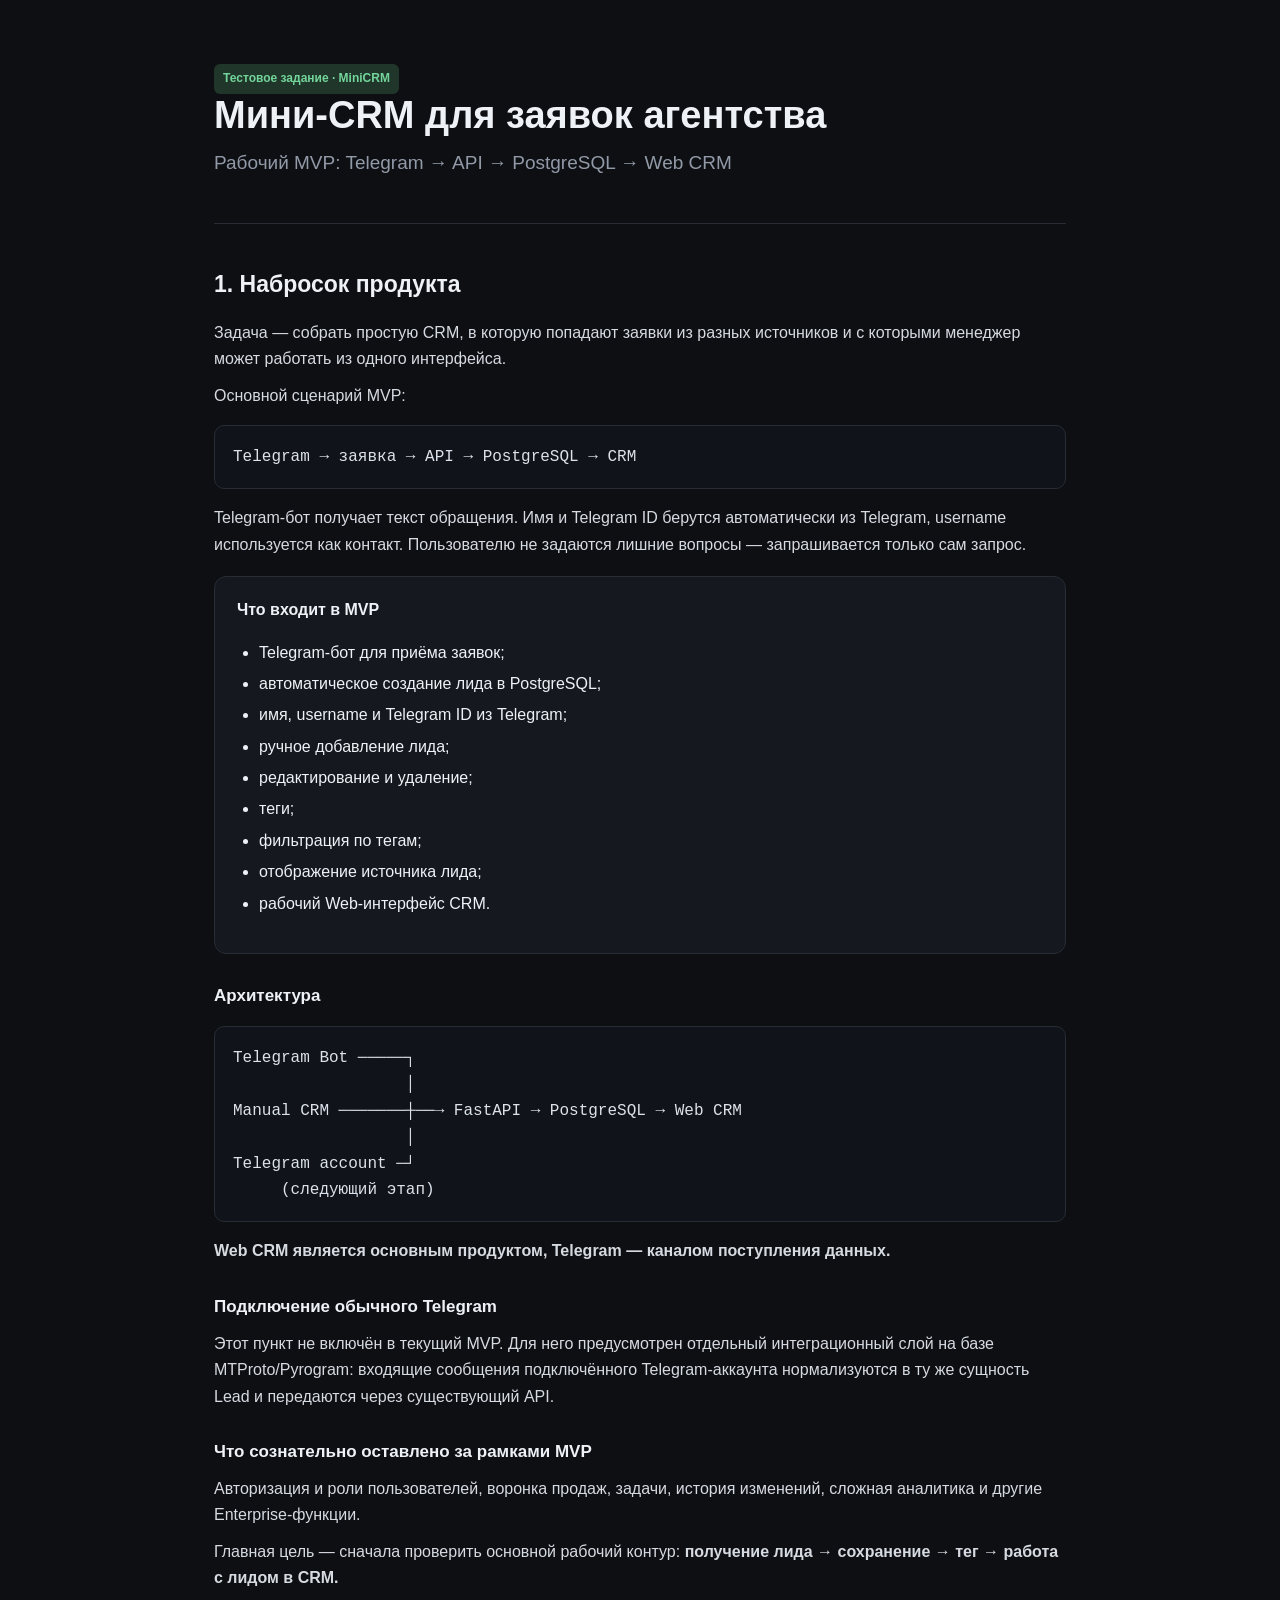
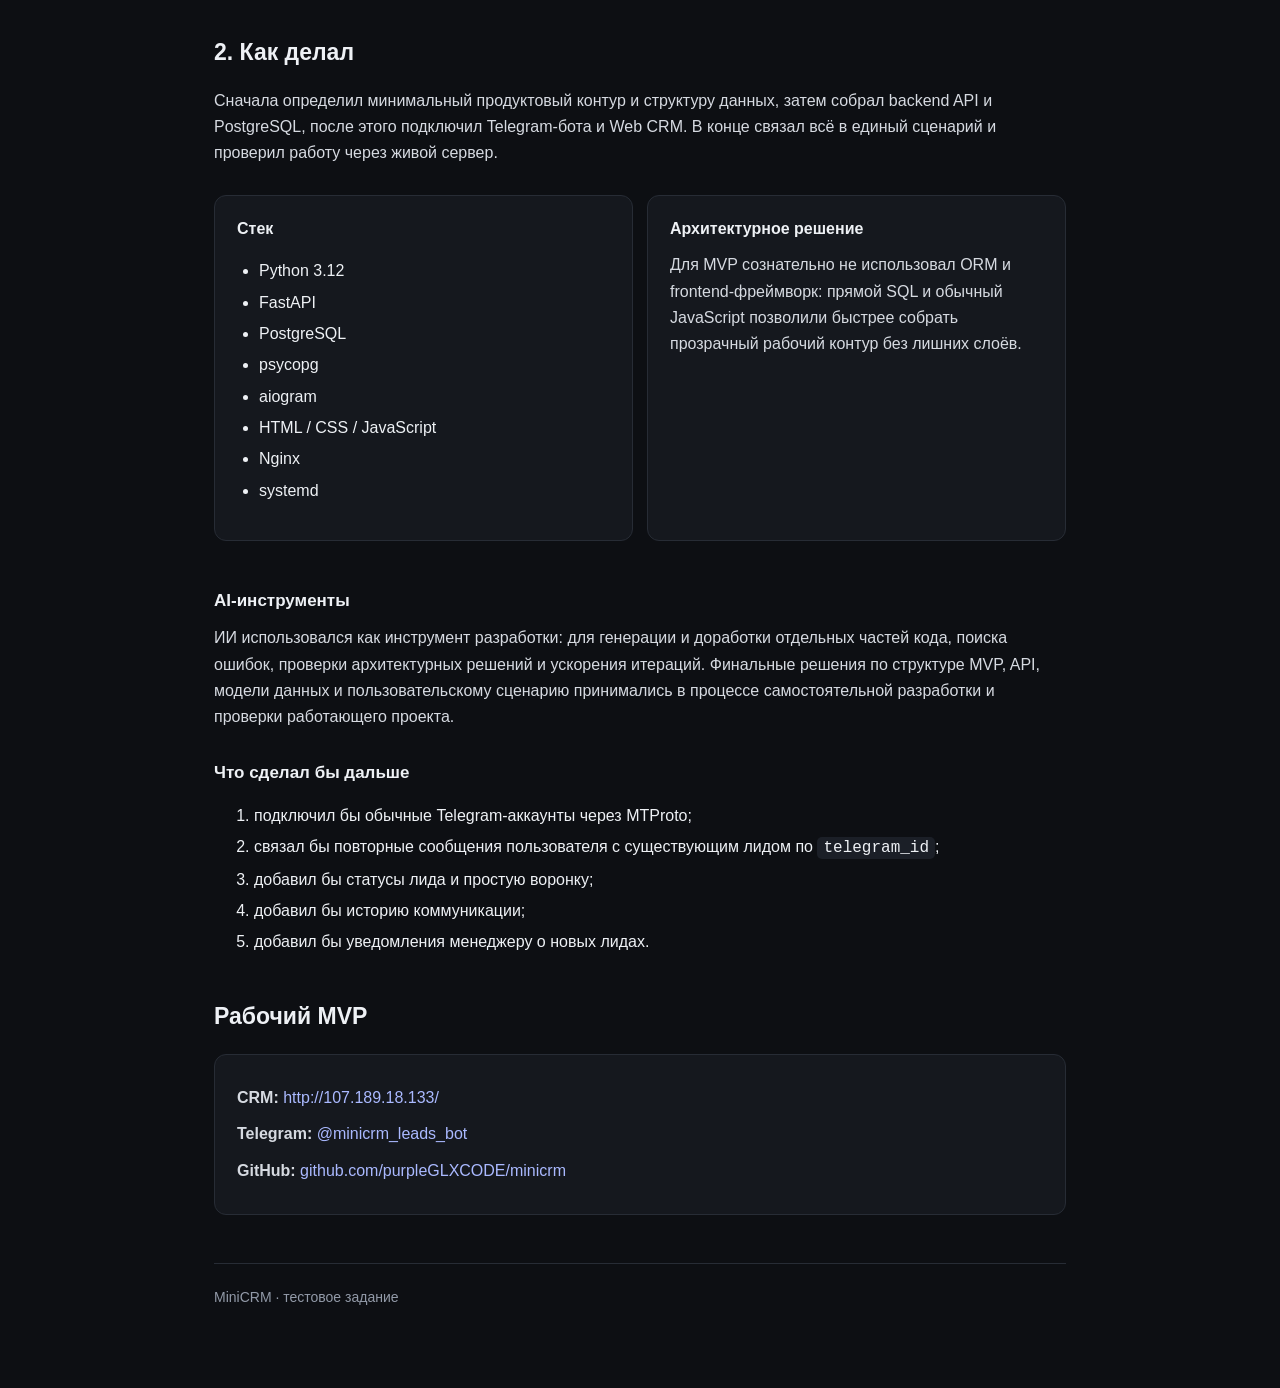
<file: task.html>
<!doctype html>
<html lang="ru">
<head>
<meta charset="utf-8">
<meta name="viewport" content="width=device-width, initial-scale=1">
<title>MiniCRM — тестовое задание</title>
<style>
:root{--bg:#0d0f13;--panel:#15181e;--line:#272c35;--text:#eef1f5;--muted:#929aa8;--accent:#6f8cff;--green:#73d59a}
*{box-sizing:border-box}
body{margin:0;background:var(--bg);color:var(--text);font:16px/1.65 Inter,Arial,sans-serif}
main{max-width:900px;margin:0 auto;padding:64px 24px 80px}
header{padding-bottom:34px;border-bottom:1px solid var(--line);margin-bottom:38px}
h1{font-size:38px;line-height:1.15;margin:0 0 10px}
h2{font-size:23px;margin:42px 0 16px}
h3{font-size:17px;margin:28px 0 10px}
p{margin:10px 0;color:#d6dae1}
.lead{font-size:19px;color:var(--muted)}
ul{padding-left:22px}
li{margin:5px 0}
code{background:#1b1f27;padding:2px 6px;border-radius:5px}
pre{background:#101319;border:1px solid var(--line);border-radius:10px;padding:18px;overflow:auto;color:#dce2eb}
.card{background:var(--panel);border:1px solid var(--line);border-radius:12px;padding:20px 22px;margin:18px 0}
.grid{display:grid;grid-template-columns:repeat(2,1fr);gap:14px}
.badge{display:inline-block;padding:5px 9px;border-radius:6px;background:#20362a;color:var(--green);font-size:12px;font-weight:700}
.links a{color:#aab9ff;text-decoration:none}
.links a:hover{text-decoration:underline}
footer{margin-top:48px;padding-top:22px;border-top:1px solid var(--line);color:var(--muted);font-size:14px}
@media(max-width:650px){main{padding-top:38px}.grid{grid-template-columns:1fr}h1{font-size:30px}}
</style>
</head>
<body>
<main>
<header>
<div class="badge">Тестовое задание · MiniCRM</div>
<h1>Мини-CRM для заявок агентства</h1>
<p class="lead">Рабочий MVP: Telegram → API → PostgreSQL → Web CRM</p>
</header>

<h2>1. Набросок продукта</h2>
<p>Задача — собрать простую CRM, в которую попадают заявки из разных источников и с которыми менеджер может работать из одного интерфейса.</p>
<p>Основной сценарий MVP:</p>
<pre>Telegram → заявка → API → PostgreSQL → CRM</pre>
<p>Telegram-бот получает текст обращения. Имя и Telegram ID берутся автоматически из Telegram, username используется как контакт. Пользователю не задаются лишние вопросы — запрашивается только сам запрос.</p>

<div class="card">
<strong>Что входит в MVP</strong>
<ul>
<li>Telegram-бот для приёма заявок;</li>
<li>автоматическое создание лида в PostgreSQL;</li>
<li>имя, username и Telegram ID из Telegram;</li>
<li>ручное добавление лида;</li>
<li>редактирование и удаление;</li>
<li>теги;</li>
<li>фильтрация по тегам;</li>
<li>отображение источника лида;</li>
<li>рабочий Web-интерфейс CRM.</li>
</ul>
</div>

<h3>Архитектура</h3>
<pre>Telegram Bot ─────┐
                  │
Manual CRM ───────┼──→ FastAPI → PostgreSQL → Web CRM
                  │
Telegram account ─┘
     (следующий этап)</pre>
<p><strong>Web CRM является основным продуктом, Telegram — каналом поступления данных.</strong></p>

<h3>Подключение обычного Telegram</h3>
<p>Этот пункт не включён в текущий MVP. Для него предусмотрен отдельный интеграционный слой на базе MTProto/Pyrogram: входящие сообщения подключённого Telegram-аккаунта нормализуются в ту же сущность Lead и передаются через существующий API.</p>

<h3>Что сознательно оставлено за рамками MVP</h3>
<p>Авторизация и роли пользователей, воронка продаж, задачи, история изменений, сложная аналитика и другие Enterprise-функции.</p>
<p>Главная цель — сначала проверить основной рабочий контур: <strong>получение лида → сохранение → тег → работа с лидом в CRM.</strong></p>

<h2>2. Как делал</h2>
<p>Сначала определил минимальный продуктовый контур и структуру данных, затем собрал backend API и PostgreSQL, после этого подключил Telegram-бота и Web CRM. В конце связал всё в единый сценарий и проверил работу через живой сервер.</p>

<div class="grid">
<div class="card"><strong>Стек</strong><ul>
<li>Python 3.12</li><li>FastAPI</li><li>PostgreSQL</li><li>psycopg</li><li>aiogram</li><li>HTML / CSS / JavaScript</li><li>Nginx</li><li>systemd</li>
</ul></div>
<div class="card"><strong>Архитектурное решение</strong><p>Для MVP сознательно не использовал ORM и frontend-фреймворк: прямой SQL и обычный JavaScript позволили быстрее собрать прозрачный рабочий контур без лишних слоёв.</p></div>
</div>

<h3>AI-инструменты</h3>
<p>ИИ использовался как инструмент разработки: для генерации и доработки отдельных частей кода, поиска ошибок, проверки архитектурных решений и ускорения итераций. Финальные решения по структуре MVP, API, модели данных и пользовательскому сценарию принимались в процессе самостоятельной разработки и проверки работающего проекта.</p>

<h3>Что сделал бы дальше</h3>
<ol>
<li>подключил бы обычные Telegram-аккаунты через MTProto;</li>
<li>связал бы повторные сообщения пользователя с существующим лидом по <code>telegram_id</code>;</li>
<li>добавил бы статусы лида и простую воронку;</li>
<li>добавил бы историю коммуникации;</li>
<li>добавил бы уведомления менеджеру о новых лидах.</li>
</ol>

<h2>Рабочий MVP</h2>
<div class="card links">
<p><strong>CRM:</strong> <a href="http://107.189.18.133/">http://107.189.18.133/</a></p>
<p><strong>Telegram:</strong> <a href="https://t.me/minicrm_leads_bot">@minicrm_leads_bot</a></p>
<p><strong>GitHub:</strong> <a href="https://github.com/purpleGLXCODE/minicrm">github.com/purpleGLXCODE/minicrm</a></p>
</div>

<footer>
MiniCRM · тестовое задание
</footer>
</main>
</body>
</html>
</file>
